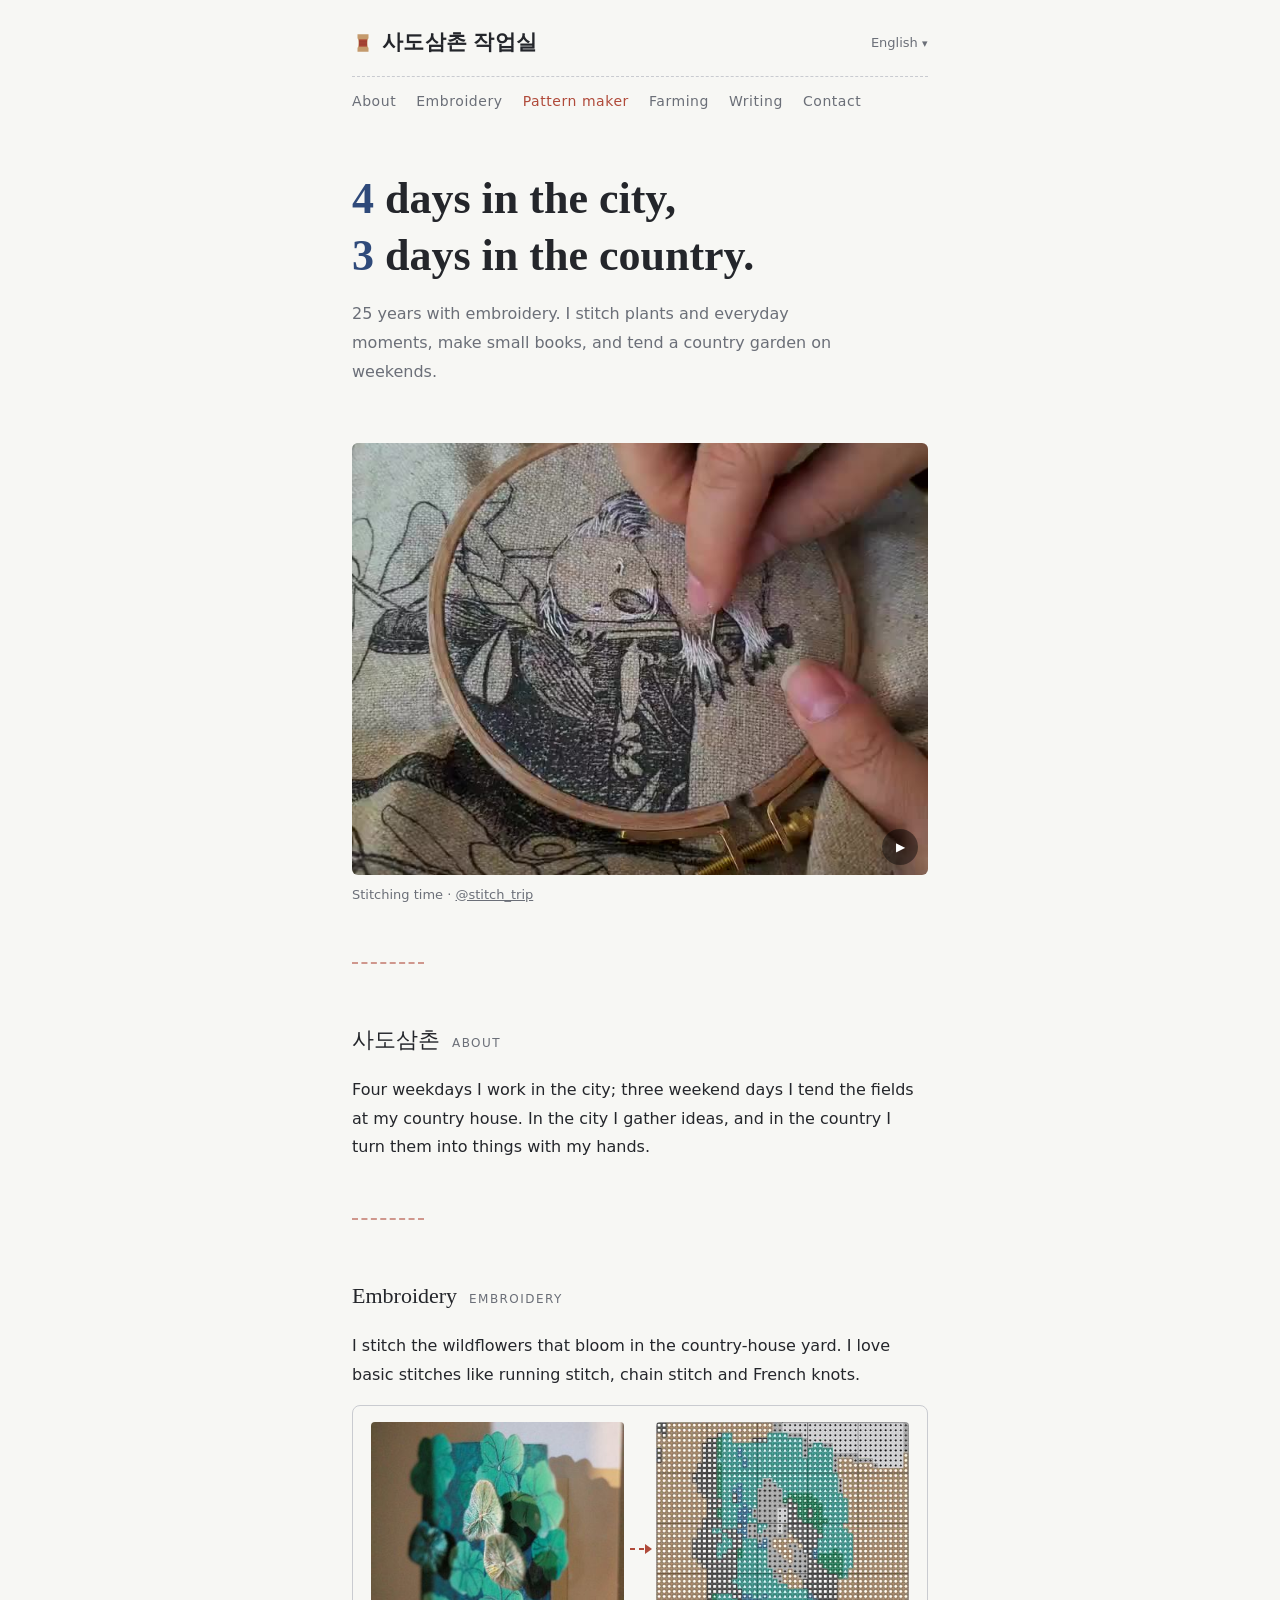
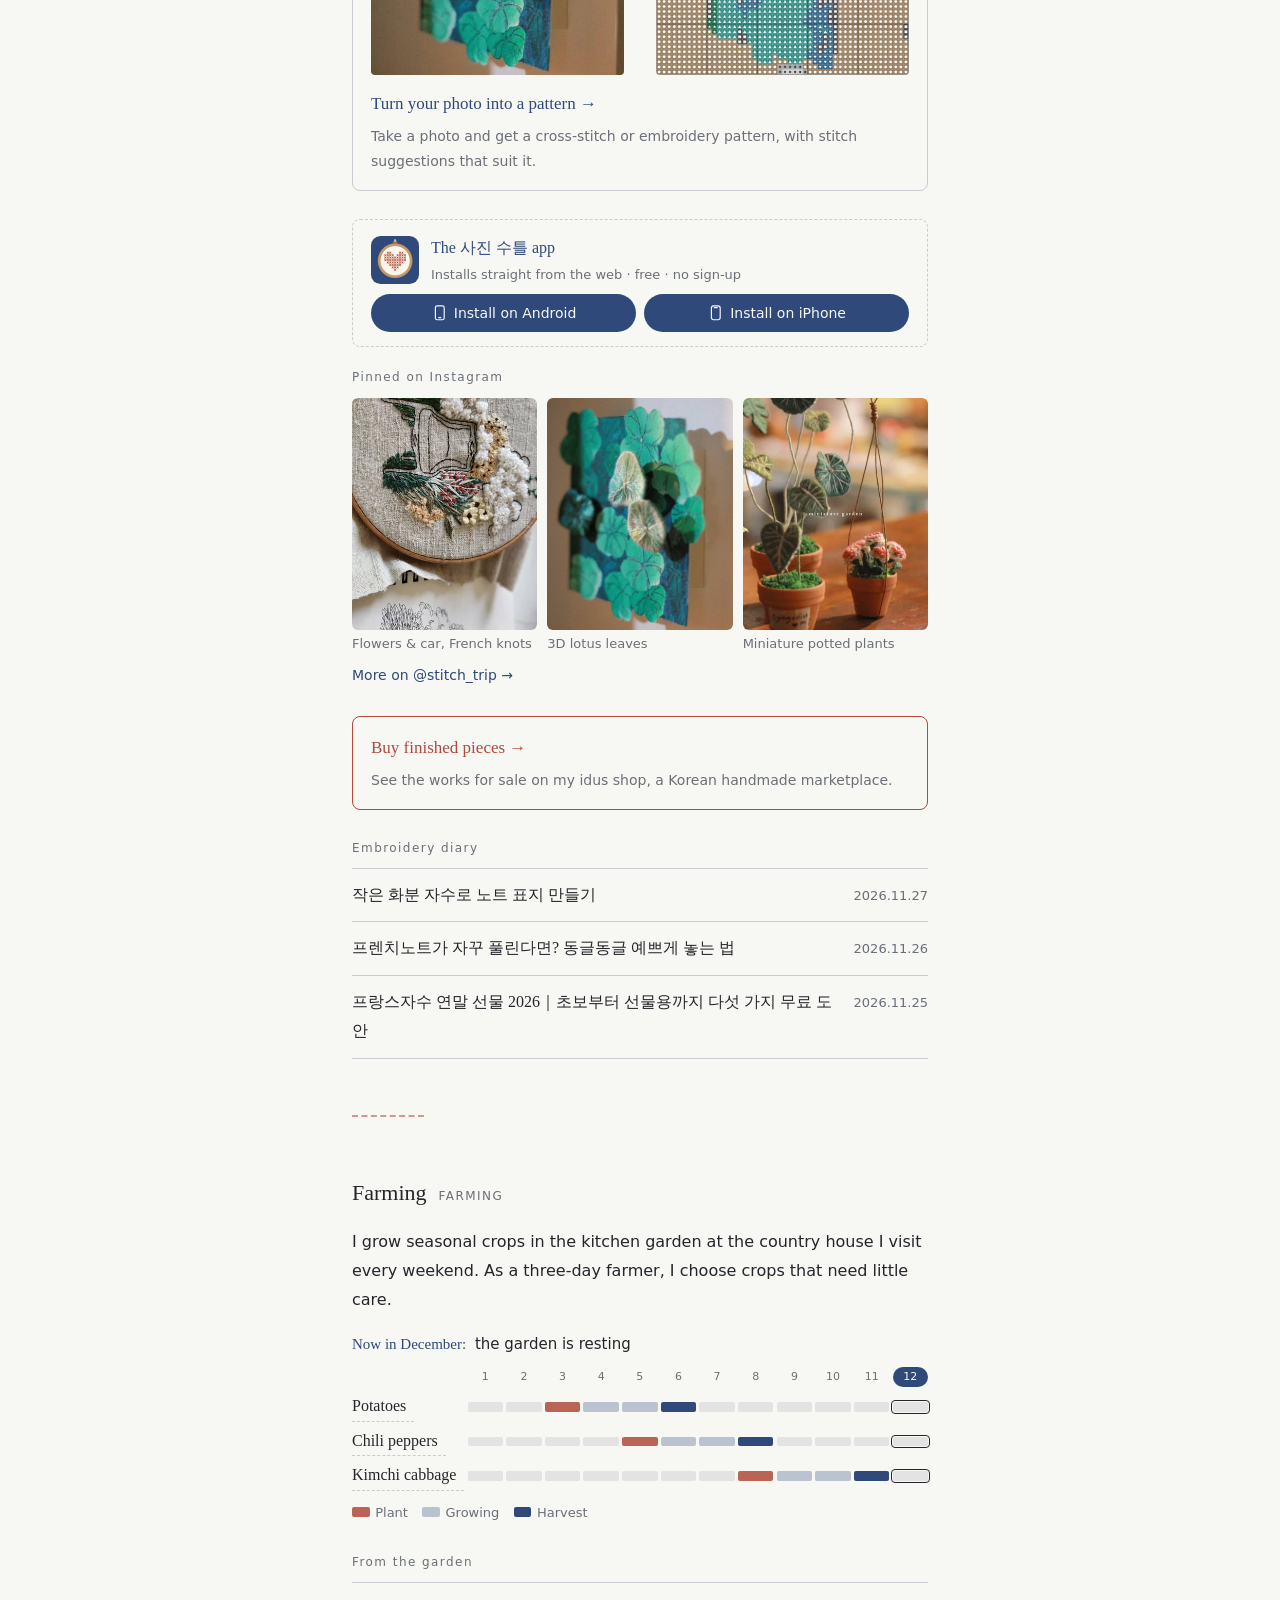
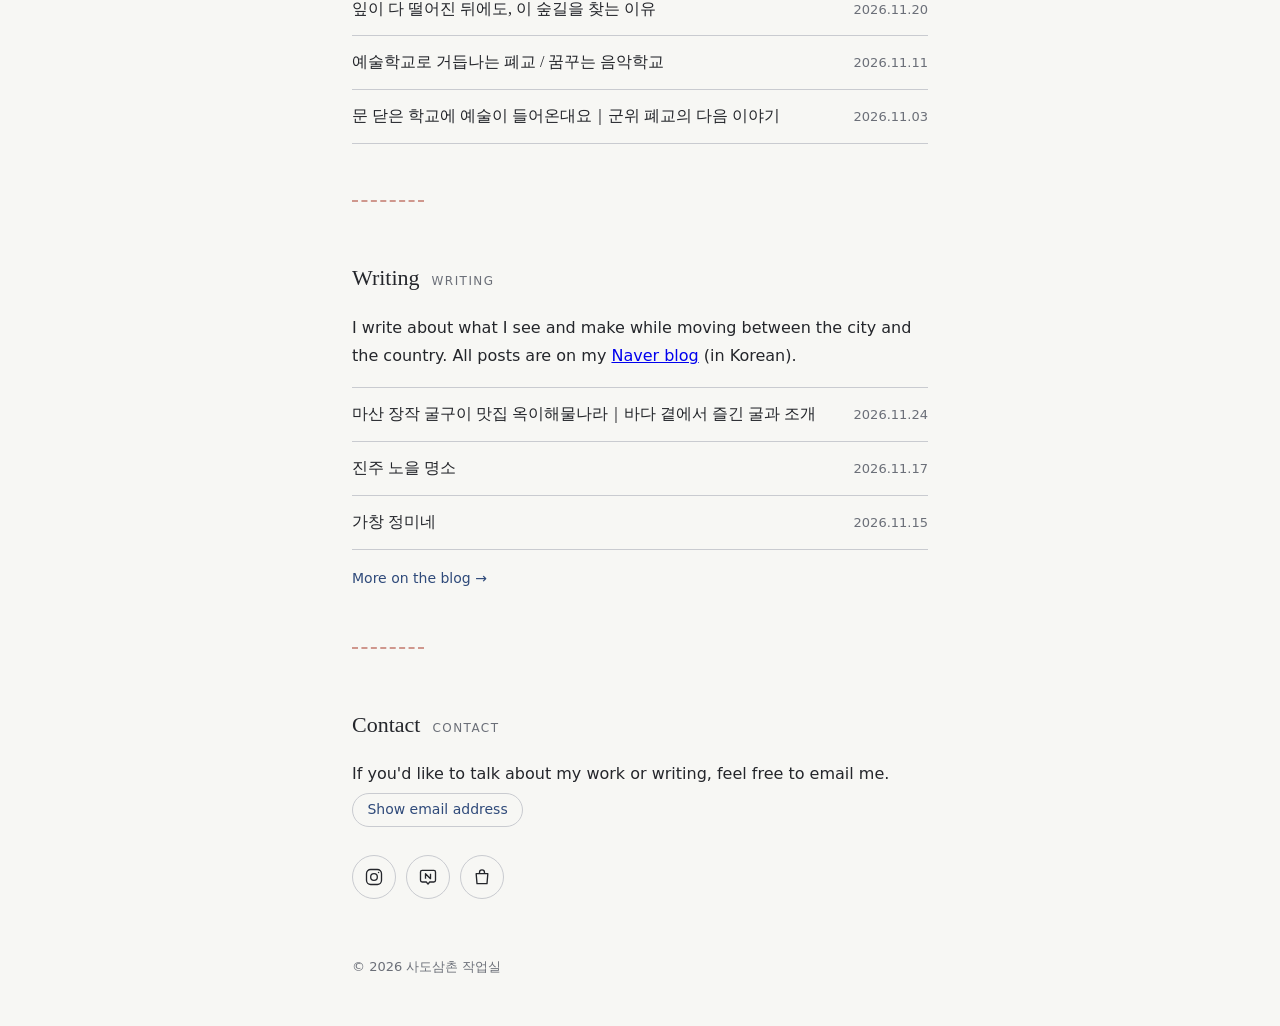
<file: index.html>
<!doctype html>
<html lang="ko">
<head>
<meta charset="utf-8">
<meta name="viewport" content="width=device-width, initial-scale=1, viewport-fit=cover">
<title>사도삼촌 작업실</title>
<meta name="description" content="사도삼촌 | 식물자수 · 작은책. 4일은 도시에서, 3일은 시골에서. 자수와 함께한 25년, 식물과 일상을 수놓고 작은 책을 만듭니다.">
<link rel="canonical" href="https://omilk339.github.io/">
<meta property="og:type" content="website">
<meta property="og:site_name" content="사도삼촌 작업실">
<meta property="og:title" content="사도삼촌 작업실 | 식물자수 · 작은책">
<meta property="og:description" content="4일은 도시에서, 3일은 시골에서. 자수와 함께한 25년, 식물과 일상을 수놓고 작은 책을 만듭니다.">
<meta property="og:url" content="https://omilk339.github.io/">
<meta property="og:image" content="https://omilk339.github.io/og.png?v=2">
<meta property="og:image:width" content="1200">
<meta property="og:image:height" content="630">
<meta property="og:image:alt" content="사도삼촌 작업실 — 4일은 도시에서, 3일은 시골에서. 수틀에 수를 놓는 손">
<meta name="twitter:card" content="summary_large_image">
<link rel="icon" href="/favicon.svg?v=2" type="image/svg+xml">
<link rel="icon" href="/favicon.png?v=2" type="image/png">
<link rel="apple-touch-icon" href="/apple-touch-icon.png?v=2">
<link rel="manifest" href="/manifest.webmanifest">
<meta name="theme-color" content="#2f4a7a">
<link rel="preconnect" href="https://fonts.googleapis.com">
<link rel="preconnect" href="https://fonts.gstatic.com" crossorigin>
<link rel="stylesheet" href="https://fonts.googleapis.com/css2?family=Gowun+Batang:wght@400;700&family=Gowun+Dodum&display=swap">
<style>
  /* Layout: 한 줄 기둥 하나. 섹션 사이는 홈질 땀(점선)으로 나눈다. */
  :root {
    --bg: #f7f7f4;
    --fg: #24262b;
    --muted: #6b6f78;
    --line: #c9cbd0;
    --indigo: #2f4a7a;   /* 쪽빛 */
    --thread: #b04a3a;   /* 붉은 실 */
    --serif: "Gowun Batang", "Nanum Myeongjo", "AppleMyungjo", serif;
    --sans: "Gowun Dodum", "Apple SD Gothic Neo", "Malgun Gothic", sans-serif;
  }
  @media (prefers-color-scheme: dark) {
    :root:not([data-theme="light"]) {
      --bg: #17191d; --fg: #e6e6e2; --muted: #9a9ea6; --line: #3a3e46;
      --indigo: #8fa8d6; --thread: #e08a78; color-scheme: dark;
    }
  }
  :root[data-theme="dark"] {
    --bg: #17191d; --fg: #e6e6e2; --muted: #9a9ea6; --line: #3a3e46;
    --indigo: #8fa8d6; --thread: #e08a78; color-scheme: dark;
  }

  body {
    background: var(--bg);
    color: var(--fg);
    font-family: var(--sans);
    font-size: 16px;
    line-height: 1.8;
    word-break: keep-all;
  }
  .wrap {
    max-width: 38rem;
    margin: 0 auto;
    padding-block: 1.5rem 3rem;
    padding-left: max(16px, env(safe-area-inset-left, 0px));
    padding-right: max(16px, env(safe-area-inset-right, 0px));
    display: grid;
    gap: 3.5rem;
  }

  /* 맨 위: 사이트 이름 + 언어, 그 아래 메뉴 */
  nav { display: grid; gap: 0.75rem; font-size: 0.875rem; letter-spacing: 0.04em; }
  nav .bar {
    display: flex; align-items: center; justify-content: space-between; gap: 1rem;
    padding-bottom: 0.875rem;
    border-bottom: 1.5px dashed var(--line);   /* 홈질 땀 같은 점선 */
  }
  nav .brand {
    display: inline-flex; align-items: center; gap: 0.5rem;
    font-family: var(--serif); font-size: 1.3125rem; font-weight: 700;
    letter-spacing: 0.02em; color: var(--fg);
  }
  nav .brand svg { width: 1.375rem; height: 1.375rem; flex: none; }
  nav .brand:hover { color: var(--fg); }
  nav .menu { display: flex; flex-wrap: wrap; gap: 0.25rem 1.25rem; }
  nav a { color: var(--muted); text-decoration: none; }
  nav a:hover { color: var(--indigo); }
  nav a.hl { color: var(--thread); }
  a:focus-visible { outline: 2px solid var(--indigo); outline-offset: 3px; border-radius: 2px; }

  header { display: grid; gap: 1rem; }
  /* 첫 화면 큰 작품 사진 */
  .hero { margin: 0; display: grid; gap: 0.5rem; }
  .hero .media { position: relative; }
  .hero .media a { display: block; }
  .hero img, .hero video {
    display: block; width: 100%; height: auto; aspect-ratio: 1; object-fit: cover;
    border-radius: 0.375rem; background: var(--line);
  }
  .hero figcaption { font-size: 0.8125rem; color: var(--muted); }
  .hero figcaption a { color: inherit; }
  @media (min-width: 640px) { .hero img, .hero video { aspect-ratio: 4 / 3; } }
  /* 영상 멈춤·재생 단추 */
  .vid-btn {
    position: absolute; right: 0.625rem; bottom: 0.625rem; width: 2.25rem; height: 2.25rem;
    display: grid; place-items: center; border: 0; border-radius: 50%; cursor: pointer;
    background: rgb(0 0 0 / 0.45); color: #fff; font-size: 0.75rem; line-height: 1;
  }
  .vid-btn:hover { background: rgb(0 0 0 / 0.65); }
  .vid-btn:focus-visible { outline: 2px solid #fff; outline-offset: 2px; }
  .vid-btn::before { content: "❚❚"; letter-spacing: -0.1em; }
  .vid-btn[data-state="play"]::before { content: "▶"; letter-spacing: 0; margin-left: 0.1em; }
  h1 {
    font-family: var(--serif);
    font-weight: 700;
    font-size: clamp(2rem, 6vw, 2.75rem);
    line-height: 1.3;
    margin: 0;
    text-wrap: balance;
  }
  h1 .num { color: var(--indigo); }
  .lede { margin: 0; color: var(--muted); max-width: 32rem; }

  /* 홈질 땀: 섹션 구분선 */
  .stitch {
    height: 0;
    border: 0;
    border-top: 2px dashed var(--thread);
    opacity: 0.55;
    margin: 0;
    width: 4.5rem;
  }

  section { display: grid; gap: 1rem; scroll-margin-top: 2rem; }
  h2 {
    font-family: var(--serif);
    font-weight: 400;
    font-size: 1.375rem;
    margin: 0;
    display: flex;
    align-items: baseline;
    gap: 0.75rem;
  }
  h2 small {
    font-family: var(--sans);
    font-size: 0.75rem;
    letter-spacing: 0.12em;
    color: var(--muted);
    text-transform: uppercase;
  }
  p { margin: 0; }


  ul.list { list-style: none; margin: 0; padding: 0; display: grid; }
  ul.list li {
    display: grid;
    grid-template-columns: 1fr auto;
    gap: 1rem;
    align-items: baseline;
    padding-block: 0.75rem;
    border-bottom: 1px solid var(--line);
  }
  ul.list li:first-child { border-top: 1px solid var(--line); }
  ul.list a { color: var(--fg); text-decoration: none; font-family: var(--serif); min-width: 0; }
  ul.list a:hover { color: var(--indigo); }
  ul.list time, ul.list span.meta {
    font-size: 0.8125rem;
    color: var(--muted);
    font-variant-numeric: tabular-nums;
    white-space: nowrap;
  }

  .contact { display: grid; gap: 0.25rem; }
  .mail button {
    font: inherit; font-size: 0.875rem; color: var(--indigo); cursor: pointer;
    background: none; border: 1px solid var(--line); border-radius: 999px; padding: 0.2rem 0.9rem;
  }
  .mail button:hover { border-color: var(--indigo); }
  .mail #mailBox { display: inline-flex; flex-wrap: wrap; align-items: center; gap: 0.6rem; }
  .mail a { font-size: 1rem; color: var(--indigo); }

  .social { display: flex; flex-wrap: wrap; gap: 0.625rem; margin-top: 0.75rem; }
  .social a {
    display: grid;
    place-items: center;
    width: 2.75rem;
    height: 2.75rem;
    border: 1px solid var(--line);
    border-radius: 50%;
    color: var(--fg);
    transition: color .15s, border-color .15s;
  }
  .social a:hover { color: var(--indigo); border-color: var(--indigo); }
  .social svg { width: 1.25rem; height: 1.25rem; }
  @media (prefers-reduced-motion: reduce) { .social a { transition: none; } }

  /* 완성 작품 구매 (아이디어스) */
  a.buy {
    display: grid; gap: 0.25rem;
    padding: 1rem 1.125rem;
    border: 1px solid var(--thread);
    border-radius: 0.5rem;
    color: var(--fg); text-decoration: none;
  }
  a.buy b { font-family: var(--serif); font-weight: 400; color: var(--thread); font-size: 1.0625rem; }
  a.buy span { font-size: 0.875rem; color: var(--muted); }
  a.buy:hover b { text-decoration: underline; text-underline-offset: 3px; }

  /* 도안 만들기 바로가기 */
  a.maker {
    display: grid;
    gap: 0.25rem;
    padding: 1rem 1.125rem;
    border: 1px solid var(--line);
    border-radius: 0.5rem;
    color: var(--fg);
    text-decoration: none;
  }
  a.maker b { font-family: var(--serif); font-weight: 400; color: var(--indigo); font-size: 1.0625rem; }
  a.maker span { font-size: 0.875rem; color: var(--muted); }
  /* 사진 → 도안 예시 */
  a.maker .ex {
    display: grid; grid-template-columns: 1fr 2rem 1fr; align-items: center;
    margin-bottom: 0.625rem;
  }
  a.maker .ex img { width: 100%; height: auto; aspect-ratio: 1; display: block; border-radius: 0.25rem; background: var(--line); }
  a.maker .ex i {   /* 홈질 점선 화살표 */
    height: 2px; margin-inline: 0.35rem; position: relative;
    background: repeating-linear-gradient(90deg, var(--thread) 0 5px, transparent 5px 9px);
  }
  a.maker .ex i::after {
    content: ""; position: absolute; right: -2px; top: -4px;
    border-left: 7px solid var(--thread); border-block: 5px solid transparent;
  }
  a.maker:hover { border-color: var(--indigo); }

  /* 사진 수틀 앱 설치 단추 */
  .getapp {
    display: grid; grid-template-columns: 48px 1fr; gap: 0.5rem 0.75rem; align-items: center;
    margin-top: 0.75rem; padding: 0.875rem 1.125rem;
    border: 1px dashed var(--line); border-radius: 0.5rem;
  }
  .getapp > img { border-radius: 0.6rem; }
  .getapp-txt { display: grid; }
  .getapp-txt b { font-family: var(--serif); font-weight: 400; color: var(--indigo); }
  .getapp-txt span { font-size: 0.8125rem; color: var(--muted); }
  .getapp-btns { grid-column: 1 / -1; display: grid; grid-template-columns: 1fr 1fr; gap: 0.5rem; }
  a.app-btn {
    display: flex; align-items: center; justify-content: center; gap: 0.35rem;
    padding: 0.6rem 0.6rem; border-radius: 999px; text-decoration: none; font-size: 0.875rem; text-align: center; line-height: 1.3;
    background: var(--indigo); color: var(--bg);
  }
  a.app-btn svg { width: 1.1rem; height: 1.1rem; flex: none; }
  a.app-btn:hover { opacity: 0.9; }

  footer { font-size: 0.8125rem; color: var(--muted); }

  /* 텃밭 달력 */
  .garden { display: grid; gap: 0.6rem; }
  .now-line { font-size: 0.9375rem; }
  .now-line b { color: var(--indigo); font-weight: 400; font-family: var(--serif); margin-right: 0.25rem; }
  .cal {
    display: grid; grid-template-columns: minmax(4.5rem, max-content) repeat(12, 1fr);
    gap: 0.3rem 0.2rem; align-items: center;
  }
  .cal .m { font-size: 0.6875rem; color: var(--muted); text-align: center; font-variant-numeric: tabular-nums; }
  .cal .m.now { color: var(--bg); background: var(--indigo); border-radius: 999px; }
  .cal .crop {
    font-family: var(--serif); color: var(--fg); text-decoration: none; padding-right: 0.5rem;
    border-bottom: 1px dashed var(--line); justify-self: start;
  }
  .cal .crop:hover { color: var(--indigo); border-color: var(--indigo); }
  .cell { display: block; height: 0.6rem; border-radius: 2px; background: color-mix(in srgb, var(--line) 45%, transparent); }
  .cell.plant { background: var(--thread); opacity: 0.85; }
  .cell.grow { background: color-mix(in srgb, var(--indigo) 30%, transparent); }
  .cell.harvest { background: var(--indigo); }
  .cal .cell.now { outline: 1.5px solid var(--fg); outline-offset: 1px; }
  .legend-row { display: flex; flex-wrap: wrap; gap: 0.3rem 0.9rem; align-items: center; font-size: 0.8125rem; color: var(--muted); }
  .legend-row span { display: inline-flex; align-items: center; gap: 0.35rem; }
  .legend-row .cell { width: 1.1rem; }
  .legend-row small { flex-basis: 100%; font-size: 0.75rem; }

  /* 블로그 글 */
  ul.list span.item { font-family: var(--serif); min-width: 0; }
  .posts { display: grid; gap: 0.5rem; margin-top: 0.75rem; }
  .posts h3 {
    margin: 0; font-family: var(--sans); font-weight: 400; font-size: 0.75rem;
    letter-spacing: 0.12em; color: var(--muted);
  }
  a.more { font-size: 0.875rem; color: var(--indigo); text-decoration: none; justify-self: start; }
  a.more:hover { text-decoration: underline; }

  /* 인스타그램 고정 작품 */
  .gallery { display: grid; gap: 0.6rem; margin-block: 0.25rem 0.75rem; }
  .gallery h3 {
    margin: 0; font-family: var(--sans); font-weight: 400; font-size: 0.75rem;
    letter-spacing: 0.12em; color: var(--muted);
  }
  .shots { display: grid; grid-template-columns: repeat(3, 1fr); gap: 0.625rem; }
  .shots a { display: grid; gap: 0.35rem; color: var(--fg); text-decoration: none; min-width: 0; }
  .shots img {
    width: 100%; aspect-ratio: 4 / 5; height: auto; object-fit: cover; display: block;
    border-radius: 0.375rem; background: var(--line); transition: opacity .15s;
  }
  .shots a:hover img { opacity: 0.85; }
  .shots span { font-size: 0.8125rem; line-height: 1.4; color: var(--muted); }
  @media (prefers-reduced-motion: reduce) { .shots img { transition: none; } }

  /* 언어 */
  nav .lang select {
    font: inherit; font-size: 0.8125rem; color: var(--muted); cursor: pointer;
    background: none; border: 0; padding: 0; appearance: none; -webkit-appearance: none;
    field-sizing: content;   /* 가장 긴 언어 이름만큼 비워 두지 않고 글자에 맞추기 */
  }
  nav .lang::after { content: " ▾"; font-size: 0.6875rem; color: var(--muted); }
  nav .lang:hover select, nav .lang:hover::after { color: var(--indigo); }
  .sr { position: absolute; width: 1px; height: 1px; overflow: hidden; clip: rect(0 0 0 0); white-space: nowrap; }
  html:not([lang="ko"]) {
    --serif: Georgia, "Noto Serif", "Times New Roman", "Hiragino Mincho ProN", "Yu Mincho", "Songti SC", serif;
    --sans: system-ui, -apple-system, "Segoe UI", Roboto, "Noto Sans", "Hiragino Sans", "Yu Gothic", "PingFang SC", "Microsoft YaHei", sans-serif;
  }
  html:not([lang="ko"]) body { word-break: normal; overflow-wrap: anywhere; }
</style>
<style>[hidden]{display:none!important}*,*::before,*::after{box-sizing:border-box}body{margin:0}img{max-width:100%}</style>
</head>
<body>

<div class="wrap">
  <nav aria-label="바로가기">
    <div class="bar">
      <a class="brand" href="/"><svg viewBox="0 0 24 24" aria-hidden="true"><path d="M6 2.5h12v4.2c-1.6 1.2-1.6 9.4 0 10.6v4.2H6v-4.2c1.6-1.2 1.6-9.4 0-10.6z" fill="#c49a6c"/><rect x="7.6" y="8" width="8.8" height="8" fill="#b04a3a"/><path d="M7.6 10h8.8M7.6 12h8.8M7.6 14h8.8" stroke="#8a3529" stroke-width=".7"/></svg>사도삼촌 작업실</a>
      <label class="lang"><span class="sr" data-t="langLbl">언어</span><select id="langSelect"></select></label>
    </div>
    <div class="menu">
      <a href="#about" data-t="nav_about">소개</a>
      <a href="#embroider" data-t="nav_emb">자수</a>
      <a class="hl" href="/embroidery/pattern.html" data-t="nav_maker">사진 수틀</a>
      <a href="#farm" data-t="nav_farm">농사</a>
      <a href="#write" data-t="nav_write">글</a>
      <a href="#contact" data-t="nav_contact">연락</a>
    </div>
  </nav>

  <header>
    <h1 data-t-html="h1"><span class="num">4</span>일은 도시에서,<br><span class="num">3</span>일은 시골에서.</h1>
    <p class="lede" data-t="lede">자수와 함께한 25년. 식물과 일상을 수놓고, 작은 책을 만들고, 주말엔 시골 텃밭을 돌봅니다.</p>
  </header>

  <figure class="hero">
    <div class="media">
      <a href="https://www.instagram.com/stitch_trip/p/B8sQuoHHDuz/" target="_blank" rel="noopener">
        <video src="/img/hero.mp4" poster="/img/hero-video.jpg" width="720" height="720" muted loop playsinline preload="none" aria-hidden="true"></video>
        <span class="sr" data-t="heroVid">수놓는 시간</span>
      </a>
      <button class="vid-btn" type="button" hidden></button>
    </div>
    <figcaption><span data-t="heroVid">수놓는 시간</span> · <a href="https://www.instagram.com/stitch_trip/" target="_blank" rel="noopener">@stitch_trip</a></figcaption>
  </figure>

  <hr class="stitch">

  <section id="about">
    <h2>사도삼촌 <small>About</small></h2>
    <p data-t="aboutP">평일 나흘은 도시에서 일하고, 주말 사흘은 시골집에서 밭을 돌봅니다. 도시에서는 생각을 모으고, 시골에서는 그 생각을 손으로 옮깁니다.</p>
  </section>

  <hr class="stitch">

  <section id="embroider">
    <h2><span data-t="h_emb">자수</span> <small>Embroidery</small></h2>
    <p data-t="embP">시골집 마당에 피는 풀꽃을 실로 옮깁니다. 홈질과 사슬수, 프렌치노트처럼 기본 땀을 즐겨 씁니다.</p>
    <a class="maker" href="/embroidery/pattern.html">
      <div class="ex" aria-hidden="true">
        <img src="/img/maker-photo.jpg" width="360" height="360" loading="lazy" alt="">
        <i></i>
        <img src="/img/maker-chart.jpg" width="360" height="360" loading="lazy" alt="">
      </div>
      <b data-t="makerT">사진 수틀로 내 사진을 도안으로 →</b>
      <span data-t="makerD">사진을 찍으면 십자수·프랑스 자수 도안으로 바꾸고, 어울리는 기법을 추천해 드려요.</span>
    </a>
    <!-- 사진 수틀 앱 설치 단추: 누르면 도안 페이지에서 휴대폰에 맞는 설치 순서를 보여줘요 -->
    <div class="getapp">
      <img src="/embroidery/app-icon-192.png" width="48" height="48" alt="">
      <div class="getapp-txt">
        <b data-t="appT">사진 수틀 앱</b>
        <span data-t="appD">앱스토어 없이 바로 설치 · 무료 · 가입 없음</span>
      </div>
      <div class="getapp-btns">
        <a class="app-btn" href="/embroidery/pattern.html?install=android"><svg viewBox="0 0 24 24" aria-hidden="true"><rect x="6" y="2.5" width="12" height="19" rx="2.5" fill="none" stroke="currentColor" stroke-width="1.6"/><path d="M10.5 18.5h3" stroke="currentColor" stroke-width="1.6" stroke-linecap="round"/></svg><span data-t="appAndroid">안드로이드 설치</span></a>
        <a class="app-btn" href="/embroidery/pattern.html?install=ios"><svg viewBox="0 0 24 24" aria-hidden="true"><rect x="6" y="2.5" width="12" height="19" rx="3" fill="none" stroke="currentColor" stroke-width="1.6"/><path d="M10 5h4" stroke="currentColor" stroke-width="1.6" stroke-linecap="round"/></svg><span data-t="appIos">아이폰 설치</span></a>
      </div>
    </div>
    <div class="gallery">
      <h3 data-t="instaTitle">인스타그램 고정 작품</h3>
      <div class="shots">
        <a href="https://www.instagram.com/stitch_trip/reel/DAFIhn7ydkZ/" target="_blank" rel="noopener">
          <img src="/img/insta-1.jpg" width="360" height="640" loading="lazy" alt="" data-t-alt="insta1">
          <span data-t="insta1"></span>
        </a>
        <a href="https://www.instagram.com/stitch_trip/p/DKn3B2qT03E/" target="_blank" rel="noopener">
          <img src="/img/hero.jpg" width="1080" height="1080" loading="lazy" alt="" data-t-alt="insta2">
          <span data-t="insta2"></span>
        </a>
        <a href="https://www.instagram.com/stitch_trip/reel/DOws9hBk-QL/" target="_blank" rel="noopener">
          <img src="/img/insta-3.jpg" width="360" height="640" loading="lazy" alt="" data-t-alt="insta3">
          <span data-t="insta3"></span>
        </a>
      </div>
      <a class="more" href="https://www.instagram.com/stitch_trip/" target="_blank" rel="noopener" data-t="instaMore">@stitch_trip에서 더 보기 →</a>
    </div>
    <a class="buy" href="https://idus.kr/6qwqi" target="_blank" rel="noopener">
      <b data-t="buyT">완성 작품 구매하기 →</b>
      <span data-t="buyD">아이디어스 작가 홈에서 지금 판매 중인 작품을 볼 수 있어요.</span>
    </a>
    <div class="posts" id="embPosts" hidden>
      <h3 data-t="embPosts">자수 일기</h3>
      <ul class="list"></ul>
    </div>
  </section>

  <hr class="stitch">

  <section id="farm">
    <h2><span data-t="h_farm">농사</span> <small>Farming</small></h2>
    <p data-t="farmP">주말마다 내려가는 시골집 텃밭에서 제철 작물을 기릅니다. 사흘만 머무는 농부라서 손이 덜 가는 작물을 골라 심습니다.</p>
    <div class="garden" id="garden"></div>
    <div class="posts" id="farmPosts" hidden>
      <h3 data-t="farmPosts">텃밭 일기</h3>
      <ul class="list"></ul>
    </div>
  </section>

  <hr class="stitch">

  <section id="write">
    <h2><span data-t="h_write">글쓰기</span> <small>Writing</small></h2>
    <p id="writeP">도시와 시골을 오가며 보고 만든 것들에 대해 씁니다. 모든 글은 <a class="inline" href="https://blog.naver.com/simplehi-" target="_blank" rel="noopener">네이버 블로그</a>에서 읽을 수 있습니다.</p>
    <ul class="list" id="postList">
      <li><a href="https://blog.naver.com/simplehi-" target="_blank" rel="noopener" data-t="post1">금요일 저녁, 시골로 가는 길</a><time datetime="2026-10-10">2026.10.10</time></li>
      <li><a href="https://blog.naver.com/simplehi-" target="_blank" rel="noopener" data-t="post2">한 땀씩 느려지는 연습</a><time datetime="2026-09-26">2026.09.26</time></li>
      <li><a href="https://blog.naver.com/simplehi-" target="_blank" rel="noopener" data-t="post3">처음 캔 감자 한 바구니</a><time datetime="2026-09-12">2026.09.12</time></li>
      <li><a href="https://blog.naver.com/simplehi-" target="_blank" rel="noopener" data-t="post4">사흘의 시골, 나흘의 도시</a><time datetime="2026-08-29">2026.08.29</time></li>
    </ul>
    <a class="more" id="postMore" href="https://blog.naver.com/simplehi-" target="_blank" rel="noopener" hidden data-t="more">블로그에서 더 보기 →</a>
  </section>

  <hr class="stitch">

  <section id="contact">
    <h2><span data-t="h_contact">연락</span> <small>Contact</small></h2>
    <div class="contact">
      <p data-t="contactP">작업이나 글에 대해 이야기하고 싶다면 편하게 메일 주세요.</p>
      <div class="mail">
        <button type="button" id="mailReveal" data-t="mailShow">메일 주소 보기</button>
        <span id="mailBox" hidden>
          <a id="mailLink"></a>
          <button type="button" id="mailCopy" data-t="mailCopy">복사</button>
        </span>
      </div>
    </div>
    <div class="social">
      <a href="https://www.instagram.com/stitch_trip/" target="_blank" rel="noopener" aria-label="인스타그램 @stitch_trip" title="인스타그램 @stitch_trip"><svg viewBox="0 0 24 24" fill="none" stroke="currentColor" stroke-width="1.6" aria-hidden="true"><rect x="3" y="3" width="18" height="18" rx="5"/><circle cx="12" cy="12" r="4"/><circle cx="17.5" cy="6.5" r="0.9" fill="currentColor" stroke="none"/></svg></a>
      <a href="https://blog.naver.com/simplehi-" target="_blank" rel="noopener" aria-label="네이버 블로그 simplehi-" title="네이버 블로그 simplehi-"><svg viewBox="0 0 24 24" fill="none" stroke="currentColor" stroke-width="1.6" stroke-linejoin="round" aria-hidden="true"><path d="M5 4h14a2 2 0 0 1 2 2v10a2 2 0 0 1-2 2h-5l-2 2.5-2-2.5H5a2 2 0 0 1-2-2V6a2 2 0 0 1 2-2z"/><path d="M9 14V8l6 6V8"/></svg></a>
      <a href="https://idus.kr/6qwqi" target="_blank" rel="noopener" aria-label="아이디어스 작가 홈" title="아이디어스 작가 홈"><svg viewBox="0 0 24 24" fill="none" stroke="currentColor" stroke-width="1.6" stroke-linejoin="round" aria-hidden="true"><path d="M5 8h14l-1 12H6z"/><path d="M9 8V6.5a3 3 0 0 1 6 0V8"/></svg></a>
      <!-- 유튜브: 첫 영상을 올리면 hidden을 지워서 다시 보이게 -->
      <a hidden href="https://www.youtube.com/@riais_one" target="_blank" rel="noopener" aria-label="유튜브 @riais_one" title="유튜브 @riais_one"><svg viewBox="0 0 24 24" fill="none" stroke="currentColor" stroke-width="1.6" aria-hidden="true"><rect x="2.5" y="5" width="19" height="14" rx="4"/><path d="M10 9.2v5.6l4.8-2.8z" fill="currentColor" stroke="none"/></svg></a>
    </div>
  </section>

  <footer>© 2026 사도삼촌 작업실</footer>
</div>
<script src="/home-i18n.js?v=20261104b"></script>
<script src="/home-posts.js?v=20261028e"></script>
<script src="/home-garden.js?v=20261028e"></script>
<script src="/home-hero.js?v=20261029a"></script>
</body>
</html>
</file>
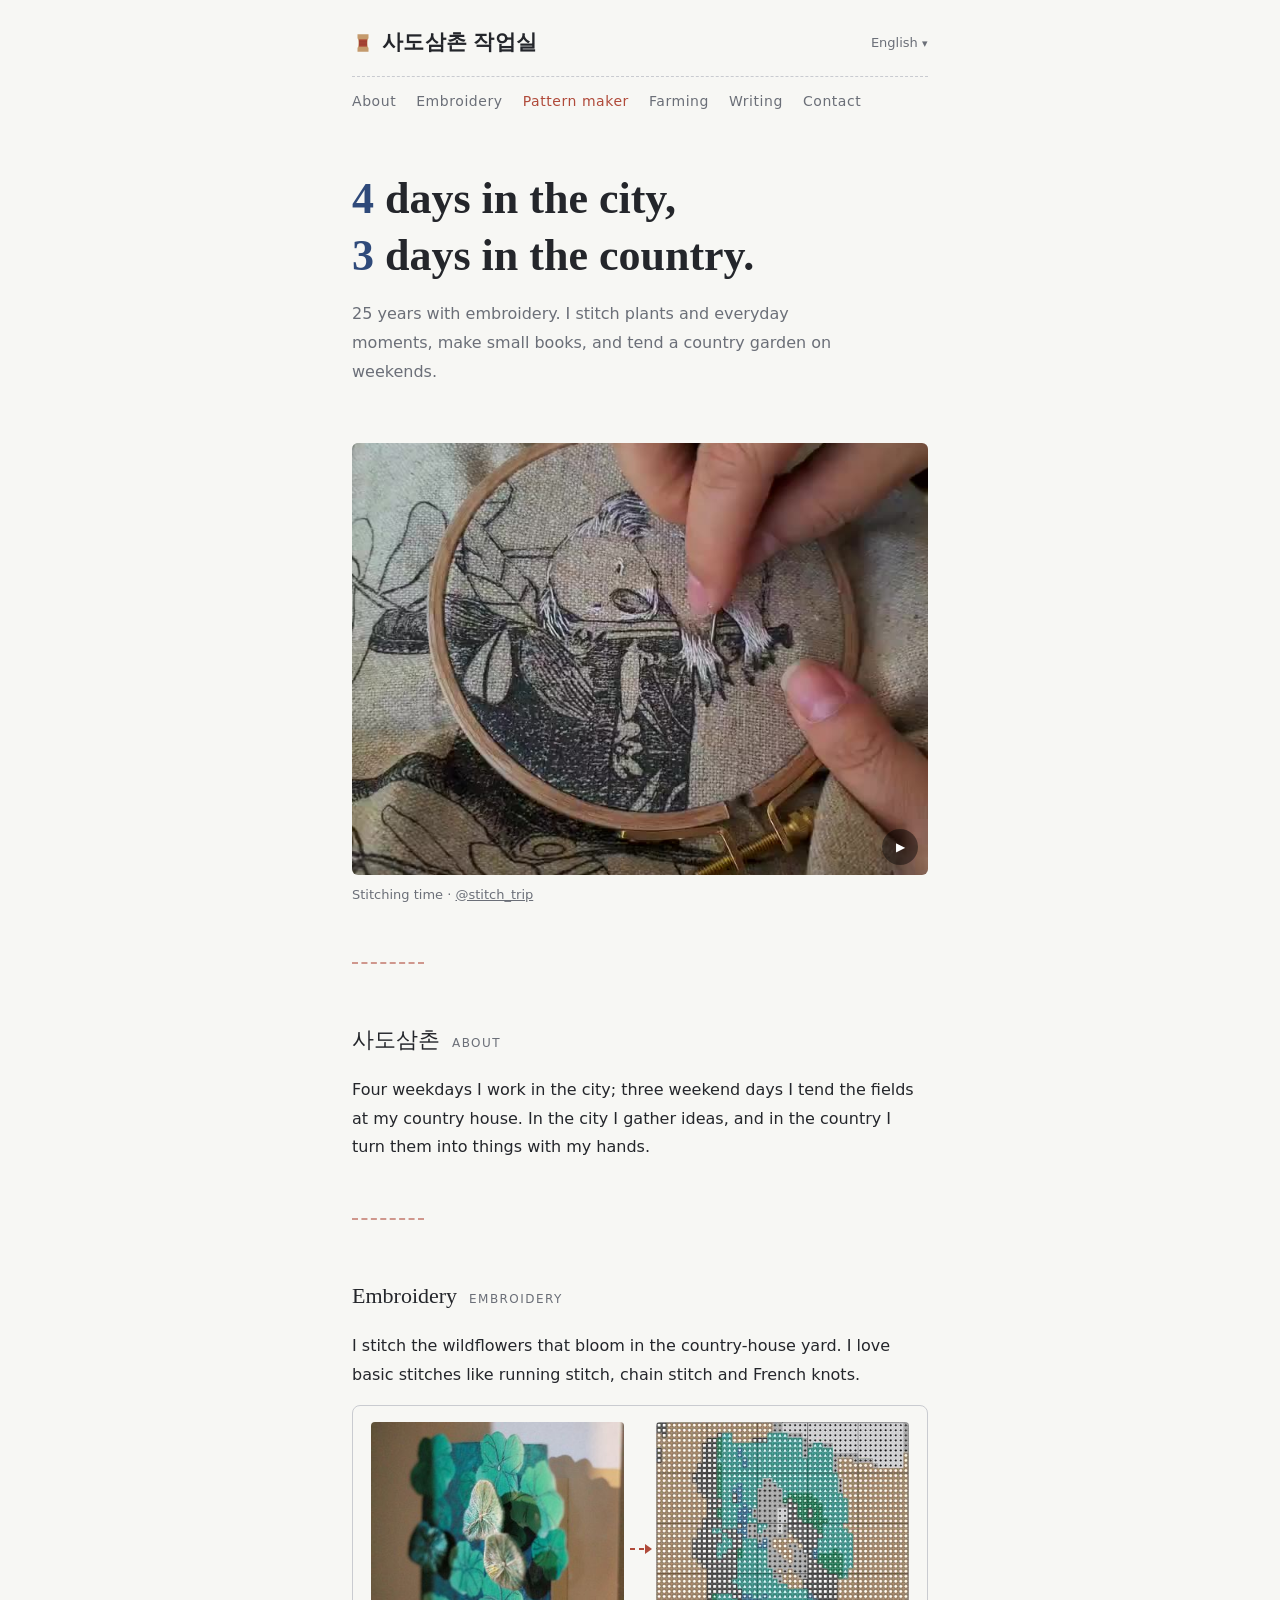
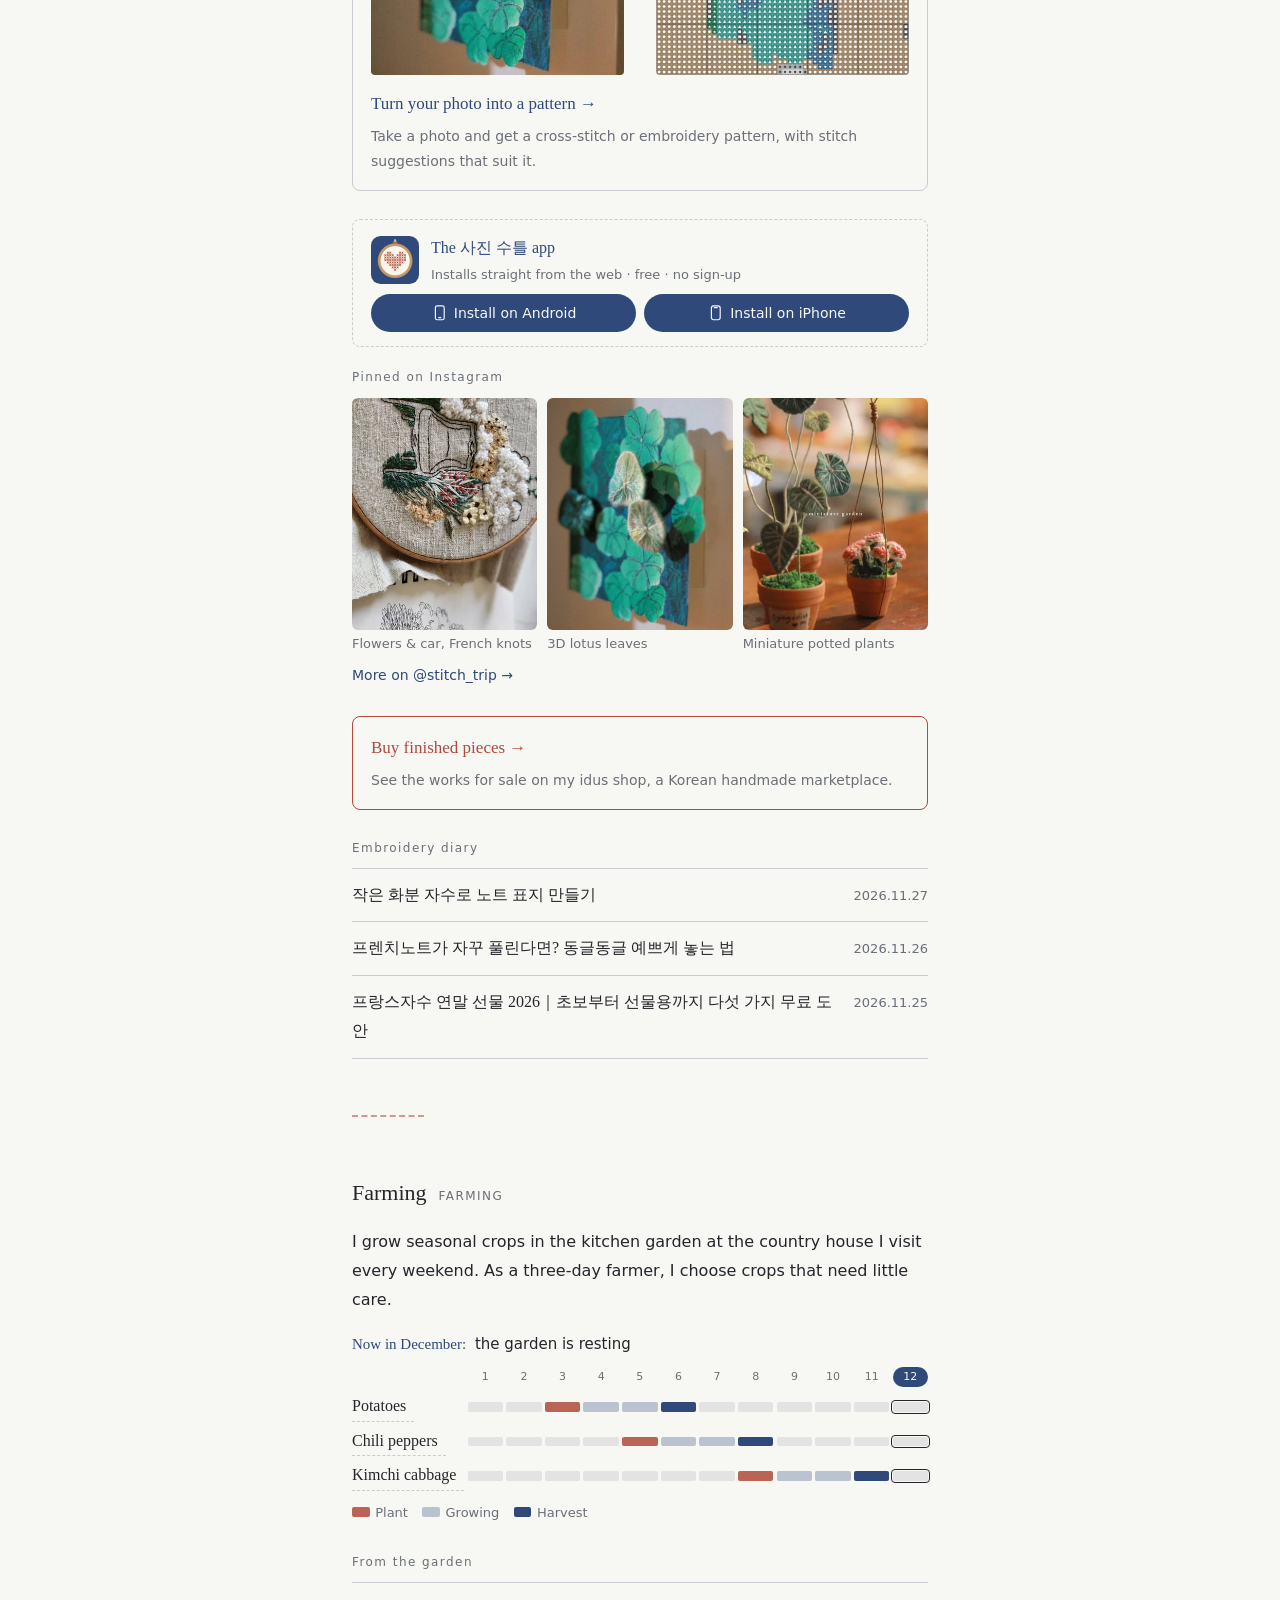
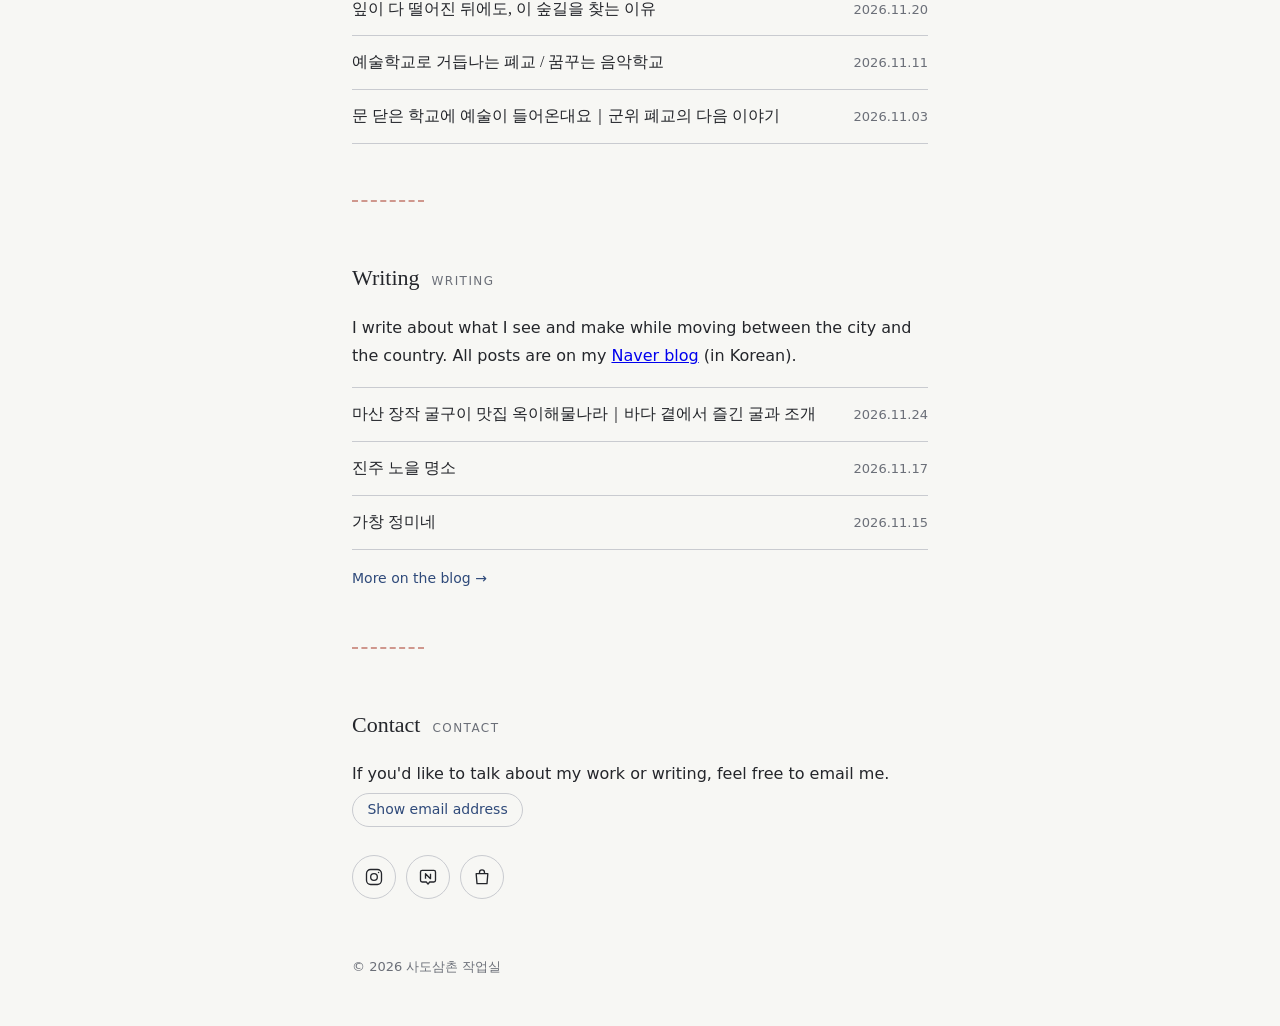
<file: embroidery/index.html>
<!doctype html>
<html lang="ko">
<head>
<meta charset="utf-8">
<title>사도삼촌 작업실</title>
<!-- 예전 '실과 흙' 페이지 자리: 첫 화면으로 보내요 -->
<meta name="robots" content="noindex">
<link rel="canonical" href="https://omilk339.github.io/">
<meta http-equiv="refresh" content="0; url=/">
<script>location.replace("/" + location.search + location.hash);</script>
</head>
<body>
<p><a href="/">사도삼촌 작업실로 이동</a></p>
</body>
</html>
</file>
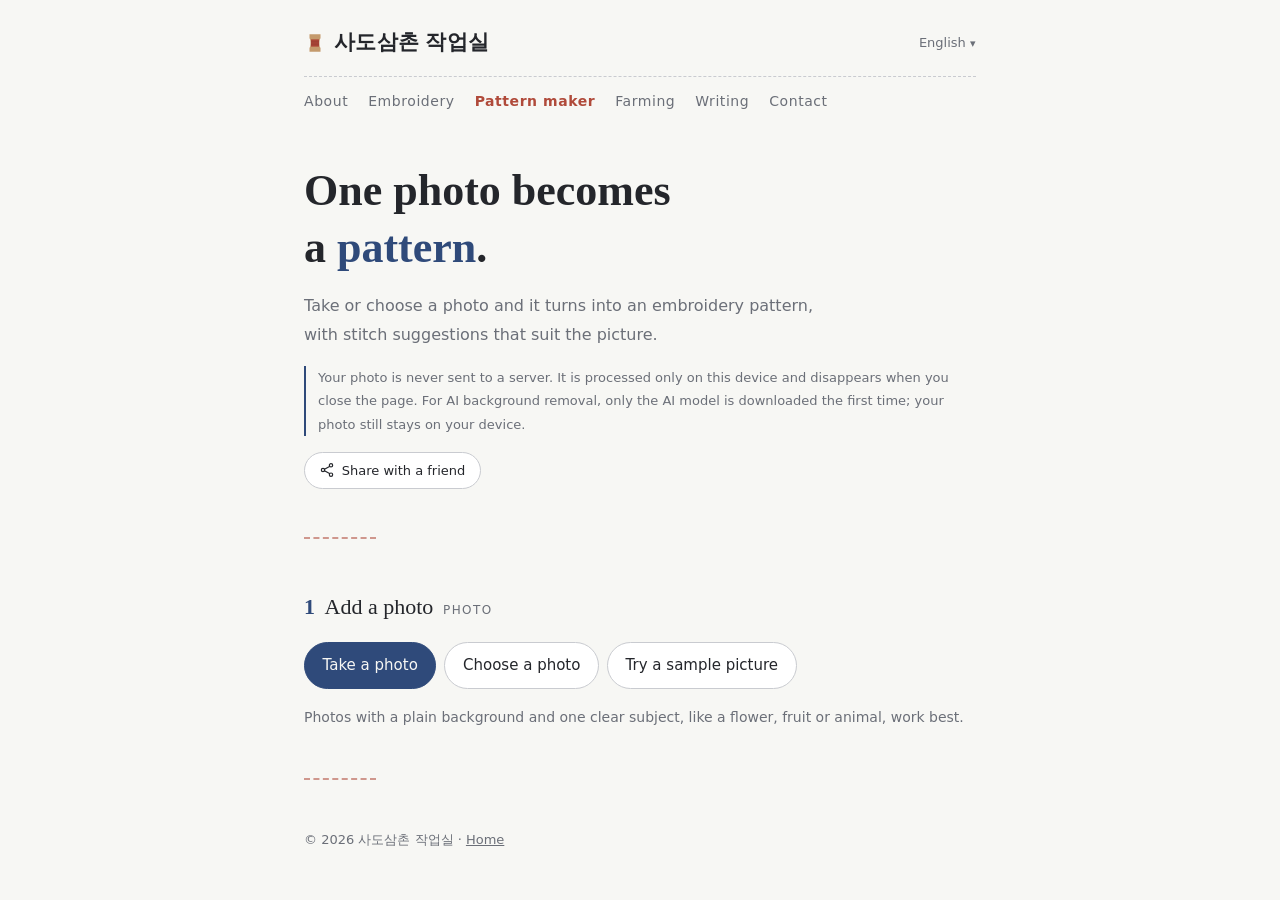
<file: embroidery/pattern.html>
<!doctype html>
<html lang="ko">
<head>
<meta charset="utf-8">
<meta name="viewport" content="width=device-width, initial-scale=1, viewport-fit=cover">
<title>사진 수틀 · 사도삼촌 작업실</title>
<meta name="description" content="사진을 찍으면 십자수 도안, 프랑스 자수 밑그림, 선 도안으로 바꾸고 어울리는 자수 기법을 추천해 드려요. 사진은 서버로 보내지 않아요.">
<link rel="canonical" href="https://omilk339.github.io/embroidery/pattern.html">
<meta property="og:type" content="website">
<meta property="og:site_name" content="사도삼촌 작업실">
<meta property="og:title" content="사진 수틀 — 사진 한 장이 자수 도안이 됩니다">
<meta property="og:description" content="십자수 · 프랑스 자수 · 선 도안으로 바꾸고 어울리는 기법까지 추천해 드려요. 가입 없이, 사진은 내 휴대폰 안에서만.">
<meta property="og:url" content="https://omilk339.github.io/embroidery/pattern.html">
<meta property="og:image" content="https://omilk339.github.io/embroidery/og-pattern.png">
<meta property="og:image:width" content="1200">
<meta property="og:image:height" content="630">
<meta property="og:image:alt" content="사진 한 장이 도안이 됩니다 — 수틀 속 튤립 십자수">
<meta name="twitter:card" content="summary_large_image">
<link rel="icon" href="/favicon.svg?v=2" type="image/svg+xml">
<link rel="icon" href="/favicon.png?v=2" type="image/png">
<link rel="apple-touch-icon" href="app-icon-180.png">
<meta name="theme-color" content="#2f4a7a">
<!-- 홈 화면에 설치하는 앱 「사진 수틀」 -->
<link rel="manifest" href="manifest.webmanifest">
<meta name="mobile-web-app-capable" content="yes">
<meta name="apple-mobile-web-app-capable" content="yes">
<meta name="apple-mobile-web-app-title" content="사진 수틀">
<meta name="apple-mobile-web-app-status-bar-style" content="default">
<link rel="preconnect" href="https://fonts.googleapis.com">
<link rel="preconnect" href="https://fonts.gstatic.com" crossorigin>
<link rel="stylesheet" href="https://fonts.googleapis.com/css2?family=Gowun+Batang:wght@400;700&family=Gowun+Dodum&display=swap">
<link rel="stylesheet" href="pattern.css?v=20261104c">
</head>
<body>

<div class="wrap">
  <nav aria-label="바로가기">
    <div class="bar">
      <a class="brand" href="/"><svg viewBox="0 0 24 24" aria-hidden="true"><path d="M6 2.5h12v4.2c-1.6 1.2-1.6 9.4 0 10.6v4.2H6v-4.2c1.6-1.2 1.6-9.4 0-10.6z" fill="#c49a6c"/><rect x="7.6" y="8" width="8.8" height="8" fill="#b04a3a"/><path d="M7.6 10h8.8M7.6 12h8.8M7.6 14h8.8" stroke="#8a3529" stroke-width=".7"/></svg>사도삼촌 작업실</a>
      <label class="lang"><span class="sr" data-i18n="langLbl">언어</span><select id="langSelect"></select></label>
    </div>
    <div class="menu">
      <a href="/#about" data-i18n="nav_about">소개</a>
      <a href="/#embroider" data-i18n="nav_emb">자수</a>
      <a href="pattern.html" class="hl here" aria-current="page" data-i18n="nav_maker">사진 수틀</a>
      <a href="/#farm" data-i18n="nav_farm">농사</a>
      <a href="/#write" data-i18n="nav_write">글</a>
      <a href="/#contact" data-i18n="nav_contact">연락</a>
    </div>
  </nav>

  <header>
    <h1 data-i18n-html="h1">사진 한 장이<br><span class="num">도안</span>이 됩니다.</h1>
    <p class="lede" data-i18n="lede">사진을 찍거나 고르면 자수 도안으로 바꾸고, 그림에 어울리는 기법을 추천해 드려요.</p>
    <p class="privacy" data-i18n="privacy">사진은 서버로 보내지지 않아요. 지금 쓰는 기기 안에서만 처리되고, 창을 닫으면 사라집니다. 선 도안의 AI 배경 지우기도 처음에 AI 모델만 내려받고, 사진은 기기 안에서 처리해요.</p>
    <!-- 앱으로 설치: 설치할 수 있는 휴대폰·브라우저에서만 보여요 -->
    <div class="install" id="installBox" hidden>
      <button class="btn main" id="installBtn" type="button" data-i18n="installBtn" hidden>사진 수틀 앱으로 설치하기</button>
      <p class="tip" id="installTip" hidden></p>
      <!-- 홈페이지의 '안드로이드/아이폰에 설치' 단추로 왔을 때: 휴대폰에 맞춘 설치 순서 -->
      <div class="guide" id="installGuide" hidden></div>
    </div>
    <!-- 친구에게 공유: 설치한 앱에는 주소창이 없어서 여기서 링크를 보내요 -->
    <div class="share">
      <button class="btn small" id="shareBtn" type="button"><svg viewBox="0 0 24 24" aria-hidden="true"><circle cx="18" cy="5" r="2.5"/><circle cx="6" cy="12" r="2.5"/><circle cx="18" cy="19" r="2.5"/><path d="M8.2 10.9l7.6-4.3M8.2 13.1l7.6 4.3"/></svg><span data-i18n="shareBtn">친구에게 공유하기</span></button>
      <span class="tip" id="shareMsg" hidden></span>
    </div>
  </header>

  <hr class="stitch">

  <!-- 1단계: 사진 -->
  <section class="step">
    <h2><span class="num">1</span> <span data-i18n="s1">사진 넣기</span> <small>Photo</small></h2>
    <div class="pick">
      <label class="btn main"><span data-i18n="take">사진 찍기</span>
        <input type="file" id="camInput" accept="image/*" capture="environment" hidden>
      </label>
      <label class="btn"><span data-i18n="pick">사진 고르기</span>
        <input type="file" id="fileInput" accept="image/*" hidden>
      </label>
      <button class="btn" id="sampleBtn" type="button" data-i18n="sample">예시 그림으로 해보기</button>
    </div>
    <p class="tip" data-i18n="tipPhoto">배경이 단순하고, 꽃·과일·동물처럼 주인공이 하나인 사진이 예쁘게 나와요.</p>
    <div class="source" id="sourceBox" hidden>
      <div class="tap">
        <img id="sourceImg" alt="넣은 사진">
        <span id="dots" hidden></span>
      </div>
      <div data-modes="line" hidden>
        <p class="tip" data-i18n="tipTap">사진 속 주인공을 톡 누르면 그 부분만 남겨요. 꽃과 줄기처럼 여러 부분이면 하나씩 더 눌러 더해 주세요.</p>
        <button class="btn small" id="resetTaps" type="button" data-i18n="resetTaps">↺ 처음부터 다시 고르기</button>
      </div>
    </div>
  </section>

  <!-- 2단계: 도안 종류와 설정 -->
  <section class="step" id="settings" hidden>
    <hr class="stitch">
    <h2><span class="num">2</span> <span data-i18n="s2">도안 고르기</span> <small>Pattern</small></h2>
    <div class="modes" id="modes">
      <button type="button" data-mode="cross" class="on">
        <b data-i18n="modeCross">십자수 도안</b><span data-i18n="modeCrossDesc">모눈칸마다 색 기호가 있는 도안</span>
      </button>
      <button type="button" data-mode="french">
        <b data-i18n="modeFrench">프랑스 자수 밑그림</b><span data-i18n="modeFrenchDesc">색칸이 나뉜 윤곽선 도안</span>
      </button>
      <button type="button" data-mode="line">
        <b data-i18n="modeLine">선 도안 · 배경 지우기</b><span data-i18n="modeLineDesc">AI로 배경을 지우고 선만 남긴 도안</span>
      </button>
    </div>

    <div class="controls">
      <label data-modes="cross french"><span data-i18n-n="colors" data-for="colors"></span>
        <input type="range" id="colors" min="3" max="16" value="8">
        <small data-i18n="colorsHint">적을수록 쉬워요</small>
      </label>
      <label data-modes="cross"><span data-i18n-n="width" data-for="width"></span>
        <input type="range" id="width" min="20" max="120" step="5" value="50">
        <small data-i18n="widthHint">칸이 적을수록 작고 빨리 끝나요</small>
      </label>
      <label data-modes="french line" hidden><span data-i18n-n="detail" data-for="detail"></span>
        <input type="range" id="detail" min="1" max="5" value="2">
        <small data-i18n="detailHint">단순할수록 수놓기 쉬워요</small>
      </label>
      <label data-modes="line" hidden><span data-i18n-n="thick" data-for="thick"></span>
        <input type="range" id="thick" min="1" max="5" value="2">
        <small data-i18n="thickHint">굵을수록 실 가닥을 많이 써요</small>
      </label>
      <label data-modes="line" hidden><span data-i18n="lineColorLbl">선 색 (실)</span>
        <select id="lineColor">
          <option value="310" data-col="310"></option>
          <option value="3799" data-col="3799"></option>
          <option value="336" data-col="336"></option>
          <option value="321" data-col="321"></option>
          <option value="801" data-col="801"></option>
          <option value="909" data-col="909"></option>
        </select>
      </label>
      <label class="check" data-modes="cross"><input type="checkbox" id="skipWhite" checked> <span data-i18n="skipWhite">흰색에 가까운 곳은 비워두기 (천 색 그대로)</span></label>
      <label class="check" data-modes="cross"><input type="checkbox" id="cleanup" checked> <span data-i18n="cleanup">혼자 떨어진 땀 정리하기</span></label>
      <label class="check" data-modes="french" hidden><input type="checkbox" id="tint" checked> <span data-i18n="tint">칸 안에 색 살짝 보여주기</span></label>
      <label class="check" data-modes="line" hidden><input type="checkbox" id="bgRemove" checked> <span data-i18n="bgRemove">AI로 배경 지우기</span></label>
    </div>
    <!-- 선 도안: 자동으로 딸지, 사진 위에 직접 따라 그릴지 -->
    <div class="trace" data-modes="line" hidden>
      <div class="seg" id="lineSrc">
        <button type="button" data-src="auto" class="on" data-i18n="srcAuto">자동으로 선 따기</button>
        <button type="button" data-src="trace" data-i18n="srcTrace">직접 따라 그리기</button>
      </div>
      <div id="traceBox" hidden>
        <p class="tip" data-i18n="traceTip">사진 위에 손가락으로 수놓을 선만 따라 그려요. 떨린 선은 자동으로 매끈하게 펴져요. 두 손가락으로 벌리면 크게 볼 수 있어요.</p>
        <div class="trace-stage"><canvas id="traceCanvas"></canvas></div>
        <div class="trace-tools">
          <button class="btn small" id="traceUndo" type="button" data-i18n="traceUndo">↶ 되돌리기</button>
          <button class="btn small" id="traceClear" type="button" data-i18n="traceClear">모두 지우기</button>
          <button class="btn small" id="traceFit" type="button" data-i18n="traceFit">전체 보기</button>
          <label class="check"><input type="checkbox" id="traceGuide" checked> <span data-i18n="traceGuide">자동 선 흐리게 깔기</span></label>
        </div>
      </div>
    </div>
    <p class="status" id="status" hidden></p>
  </section>

  <!-- 3단계: 결과 -->
  <section class="step" id="result" hidden>
    <hr class="stitch">
    <h2><span class="num">3</span> <span data-i18n="s3">완성된 도안</span> <small>Result</small></h2>
    <a class="up" href="#settings" data-i18n="changeSettings">↑ 도안 종류·설정 바꾸기</a>
    <div class="summary" id="summary"></div>
    <div class="views">
      <figure data-modes="cross line">
        <canvas id="previewCanvas"></canvas>
        <figcaption id="previewCaption">수놓으면 이런 느낌이에요</figcaption>
      </figure>
      <figure class="chart">
        <div class="scroll"><canvas id="chartCanvas"></canvas></div>
        <figcaption id="chartCaption">도안 (굵은 선은 10칸마다)</figcaption>
      </figure>
    </div>
    <h3 data-i18n="threadsTitle">필요한 실</h3>
    <p class="tip" data-i18n="threadsTip">DMC 실 번호는 화면 색과 가장 가까운 색을 고른 것이라, 실제 실 색과 조금 다를 수 있어요.</p>
    <div class="legend" id="legend"></div>

    <div class="save">
      <label data-modes="french line" hidden><span data-i18n="hoopLbl">수틀 크기</span>
        <select id="hoop">
          <option value="10" data-hoop="10"></option>
          <option value="12" data-hoop="12"></option>
          <option value="15" selected data-hoop="15"></option>
          <option value="18" data-hoop="18"></option>
          <option value="20" data-hoop="20"></option>
        </select>
      </label>
      <div class="row">
        <button class="btn main" id="downloadBtn" type="button" data-i18n="saveBtn">도안 이미지로 저장하기</button>
        <button class="btn" id="printBtn" type="button">종이에 인쇄하기</button>
      </div>
      <p class="tip" data-i18n-html="tipSave">휴대폰에서는 저장 창이 뜨면 <b>'이미지 저장'</b>을 고르세요. 사진 앱(갤러리)에 저장돼요.</p>
      <p class="tip" id="printTip" data-i18n-html="tipPrint">인쇄할 때는 배율을 <b>'실제 크기(100%)'</b>로 맞춰 주세요. 인쇄 창에서 'PDF로 저장'을 고르면 파일로도 받을 수 있어요.</p>
    </div>
  </section>

  <!-- 4단계: 기법 추천 -->
  <section class="step" id="recommend" hidden>
    <hr class="stitch">
    <h2><span class="num">4</span> <span data-i18n="s4">어울리는 기법</span> <small>Stitches</small></h2>
    <div class="recs" id="recs"></div>
  </section>

  <hr class="stitch">
  <footer>© <span id="year"></span> <span data-i18n="brand">사도삼촌 작업실</span> · <a href="/" data-i18n="footHome">첫 화면으로</a></footer>
</div>

<!-- 인쇄할 때만 보이는 곳 -->
<div id="printArea"></div>

<script src="i18n.js?v=20261104c"></script>
<script src="pattern.js?v=20261104c"></script>
</body>
</html>
</file>
<file: embroidery/pattern.css>
/* 사도삼촌 작업실과 같은 결: 한 줄 기둥, 쪽빛과 붉은 실, 섹션 사이 홈질 땀 */
:root {
  --bg: #f7f7f4;
  --fg: #24262b;
  --muted: #6b6f78;
  --line: #c9cbd0;
  --field: #ffffff;
  --soft: #eef1f6;      /* 쪽빛을 아주 옅게 */
  --indigo: #2f4a7a;   /* 쪽빛 */
  --thread: #b04a3a;   /* 붉은 실 */
  --serif: "Gowun Batang", "Nanum Myeongjo", "AppleMyungjo", serif;
  --sans: "Gowun Dodum", "Apple SD Gothic Neo", "Malgun Gothic", sans-serif;
}
@media (prefers-color-scheme: dark) {
  :root:not([data-theme="light"]) {
    --bg: #17191d; --fg: #e6e6e2; --muted: #9a9ea6; --line: #3a3e46;
    --field: #1f2227; --soft: #222833;
    --indigo: #8fa8d6; --thread: #e08a78; color-scheme: dark;
  }
}
:root[data-theme="dark"] {
  --bg: #17191d; --fg: #e6e6e2; --muted: #9a9ea6; --line: #3a3e46;
  --field: #1f2227; --soft: #222833;
  --indigo: #8fa8d6; --thread: #e08a78; color-scheme: dark;
}

*, *::before, *::after { box-sizing: border-box; }
[hidden] { display: none !important; }
body {
  margin: 0;
  background: var(--bg);
  color: var(--fg);
  font-family: var(--sans);
  font-size: 16px;
  line-height: 1.8;
  word-break: keep-all;
}
img { max-width: 100%; }
a { color: var(--indigo); }
a:focus-visible, button:focus-visible, select:focus-visible, input:focus-visible {
  outline: 2px solid var(--indigo); outline-offset: 3px; border-radius: 2px;
}

.wrap {
  max-width: 44rem;
  margin: 0 auto;
  padding-block: 1.5rem 3rem;
  padding-left: max(16px, env(safe-area-inset-left, 0px));
  padding-right: max(16px, env(safe-area-inset-right, 0px));
  display: grid;
  gap: 3rem;
}

/* 맨 위: 사이트 이름 + 언어, 그 아래 메뉴 (첫 화면과 같아요) */
nav { display: grid; gap: 0.75rem; font-size: 0.875rem; letter-spacing: 0.04em; }
nav .bar {
  display: flex; align-items: center; justify-content: space-between; gap: 1rem;
  padding-bottom: 0.875rem;
  border-bottom: 1.5px dashed var(--line);   /* 홈질 땀 같은 점선 */
}
nav .brand {
  display: inline-flex; align-items: center; gap: 0.5rem;
  font-family: var(--serif); font-size: 1.3125rem; font-weight: 700;
  letter-spacing: 0.02em; color: var(--fg);
}
nav .brand svg { width: 1.375rem; height: 1.375rem; flex: none; }
nav .brand:hover { color: var(--fg); }
nav .menu { display: flex; flex-wrap: wrap; gap: 0.25rem 1.25rem; }
nav a { color: var(--muted); text-decoration: none; }
nav a:hover { color: var(--indigo); }
nav a.hl { color: var(--thread); }
nav a.here { font-weight: 700; }

header { display: grid; gap: 1rem; }
h1 {
  font-family: var(--serif);
  font-weight: 700;
  font-size: clamp(2rem, 6vw, 2.75rem);
  line-height: 1.3;
  margin: 0;
}
h1 .num { color: var(--indigo); }
.lede { margin: 0; color: var(--muted); max-width: 32rem; }
.privacy {
  margin: 0; font-size: 0.8125rem; color: var(--muted);
  padding-left: 0.75rem; border-left: 2px solid var(--indigo);
}

/* 친구에게 공유 */
.share { display: flex; flex-wrap: wrap; align-items: center; gap: 0.5rem; }
.share .btn.small { margin-top: 0; }
.share svg { width: 1rem; height: 1rem; fill: none; stroke: currentColor; stroke-width: 1.8; stroke-linecap: round; }

/* 앱으로 설치 */
.install { display: grid; gap: 0.4rem; justify-items: start; }
.install .tip { margin: 0; }
.guide {
  justify-self: stretch; display: grid; gap: 0.6rem;
  padding: 1rem 1.125rem; border: 1px solid var(--indigo); border-radius: 0.5rem;
}
.guide h3 { margin: 0; display: flex; align-items: center; gap: 0.5rem; font-size: 1.0625rem; }
.guide h3 img { border-radius: 0.4rem; }
.guide p { margin: 0; }
.guide ol { margin: 0; padding: 0; list-style: none; counter-reset: g; display: grid; gap: 0.5rem; }
.guide li { counter-increment: g; display: grid; grid-template-columns: 1.6rem 1fr; gap: 0.5rem; align-items: start; }
.guide li::before {
  content: counter(g); width: 1.6rem; height: 1.6rem; border-radius: 50%;
  display: grid; place-items: center; font-size: 0.875rem;
  background: var(--indigo); color: var(--bg);
}
.guide .row { display: flex; flex-wrap: wrap; align-items: center; gap: 0.5rem; }
.guide a.btn { text-decoration: none; }
.guide .btn.small { margin-top: 0; }
.guide .url { display: flex; flex-wrap: wrap; align-items: center; gap: 0.5rem; }
.guide code { word-break: break-all; font-size: 0.8125rem; }

/* 홈질 땀: 섹션 구분선 */
.stitch {
  height: 0; border: 0; margin: 0; width: 4.5rem;
  border-top: 2px dashed var(--thread); opacity: 0.55;
}

section.step { display: grid; gap: 1rem; scroll-margin-top: 2rem; }
section.step > .stitch { margin-bottom: 2rem; }
h2 {
  font-family: var(--serif);
  font-weight: 400;
  font-size: 1.375rem;
  margin: 0;
  display: flex;
  align-items: baseline;
  gap: 0.6rem;
}
h2 small {
  font-family: var(--sans); font-size: 0.75rem; letter-spacing: 0.12em;
  color: var(--muted); text-transform: uppercase;
}
h2 .num { color: var(--indigo); font-weight: 700; }
h3 { font-family: var(--serif); font-weight: 400; font-size: 1.125rem; margin: 0.5rem 0 0; }
p { margin: 0; }
.tip { color: var(--muted); font-size: 0.875rem; }

/* 버튼 */
.pick, .row { display: flex; gap: 0.5rem; flex-wrap: wrap; }
.btn {
  display: inline-flex; align-items: center; gap: 0.4rem;
  font: inherit; font-size: 0.9375rem; color: var(--fg); cursor: pointer;
  background: var(--field); border: 1px solid var(--line);
  padding: 0.55rem 1.1rem; border-radius: 999px;
}
.btn:hover { border-color: var(--indigo); color: var(--indigo); }
.btn.main { background: var(--indigo); border-color: var(--indigo); color: var(--bg); }
.btn.main:hover { color: var(--bg); opacity: 0.9; }
.btn.small { padding: 0.35rem 0.9rem; font-size: 0.8125rem; margin-top: 0.5rem; }

/* 넣은 사진 + 누른 자리 */
.source { display: grid; gap: 0.25rem; }
.tap { position: relative; display: inline-block; justify-self: start; }
.tap img {
  display: block; max-width: 220px; max-height: 220px;
  border-radius: 0.5rem; border: 1px solid var(--line); cursor: crosshair;
}
.tap .dot {
  position: absolute; width: 18px; height: 18px; margin: -9px 0 0 -9px; border-radius: 50%;
  background: var(--thread); border: 3px solid #fff; box-shadow: 0 1px 4px rgba(0,0,0,0.4); pointer-events: none;
}

/* 도안 종류 */
.modes { display: grid; grid-template-columns: repeat(3, 1fr); gap: 0.5rem; }
.modes button {
  text-align: left; font: inherit; color: var(--fg); cursor: pointer;
  background: var(--field); border: 1px solid var(--line); border-radius: 0.75rem;
  padding: 0.75rem 0.9rem;
}
.modes button b { display: block; font-family: var(--serif); font-weight: 700; }
.modes button span { color: var(--muted); font-size: 0.8125rem; line-height: 1.5; display: block; }
.modes button.on { border: 2px solid var(--indigo); background: var(--soft); padding: calc(0.75rem - 1px) calc(0.9rem - 1px); }

/* 설정 */
.controls { display: grid; grid-template-columns: 1fr 1fr; gap: 1rem 1.5rem; }
.controls label, .save label { display: flex; flex-direction: column; gap: 0.2rem; font-size: 0.9375rem; }
.controls label b { color: var(--indigo); }
.controls label small { color: var(--muted); font-size: 0.75rem; }
input[type=range] { width: 100%; accent-color: var(--indigo); }
select {
  font: inherit; font-size: 0.9375rem; color: var(--fg);
  background: var(--field); border: 1px solid var(--line); border-radius: 0.5rem; padding: 0.4rem 0.6rem;
}
.controls label.check { flex-direction: row; align-items: center; gap: 0.5rem; }
.controls label.check input { accent-color: var(--indigo); width: 18px; height: 18px; }
.status {
  font-size: 0.9375rem; padding: 0.6rem 0.9rem; border-radius: 0.5rem;
  background: var(--soft); border-left: 3px solid var(--indigo);
}

/* 결과 */
.summary { display: flex; flex-wrap: wrap; gap: 0.4rem; }
.chip {
  font-size: 0.8125rem; color: var(--fg);
  border: 1px solid var(--line); border-radius: 999px; padding: 0.15rem 0.75rem;
}
.views { display: grid; grid-template-columns: 1fr 2fr; gap: 1rem; align-items: start; }
.views:has(> figure[hidden]) { grid-template-columns: 1fr; }
.views figure { margin: 0; min-width: 0; }
.views canvas { display: block; max-width: 100%; height: auto; border-radius: 0.5rem; border: 1px solid var(--line); }
.views .scroll { overflow: auto; border-radius: 0.5rem; }
.views figcaption { color: var(--muted); font-size: 0.8125rem; margin-top: 0.4rem; }

.legend { display: grid; grid-template-columns: repeat(auto-fill, minmax(220px, 1fr)); gap: 0; }
.thread {
  display: grid; grid-template-columns: 26px auto 1fr auto; align-items: center; gap: 0.6rem;
  padding-block: 0.5rem; border-bottom: 1px solid var(--line); font-size: 0.875rem;
}
.thread .sw {
  width: 26px; height: 26px; border-radius: 4px; border: 1px solid rgba(0,0,0,0.15);
  display: flex; align-items: center; justify-content: center; font-weight: 700; font-size: 0.8rem;
}
.thread b { font-family: var(--serif); }
.thread .nm { color: var(--muted); overflow: hidden; text-overflow: ellipsis; white-space: nowrap; }
.thread small { color: var(--muted); font-variant-numeric: tabular-nums; }

.save { display: grid; gap: 0.75rem; margin-top: 0.5rem; }
.save label { max-width: 18rem; }

/* 기법 추천 */
.recs { display: grid; gap: 0; }
.rec { padding-block: 1.1rem; border-bottom: 1px solid var(--line); display: grid; gap: 0.5rem; }
.rec:first-child { border-top: 1px solid var(--line); }
.rec-head { display: flex; gap: 0.9rem; align-items: center; }
.rec-head svg { width: 72px; height: 36px; flex: none; color: var(--thread); }
.rec .rank { font-size: 0.75rem; letter-spacing: 0.06em; color: var(--thread); }
.rec h4 { margin: 0; font-family: var(--serif); font-size: 1.0625rem; font-weight: 700; }
.rec .level { color: var(--muted); font-size: 0.8125rem; }
.rec .why { font-size: 0.9375rem; }
.rec ol { margin: 0; padding-left: 1.2rem; color: var(--muted); font-size: 0.875rem; }

/* 휴대폰 저장 안내 */
.save-sheet {
  position: fixed; inset: 0; z-index: 30; background: rgba(20, 22, 26, 0.7);
  display: flex; align-items: center; justify-content: center; padding: 16px;
}
.save-sheet .box {
  background: var(--bg); border-radius: 0.75rem; padding: 1.1rem; max-width: 520px; width: 100%;
  max-height: 100%; overflow: auto; display: grid; gap: 0.75rem; text-align: center; font-size: 0.9375rem;
}
.save-sheet img { width: 100%; border: 1px solid var(--line); border-radius: 0.5rem; -webkit-touch-callout: default; }
.save-sheet .row { justify-content: center; }

html { scroll-behavior: smooth; }
a.up { font-size: 0.875rem; color: var(--indigo); text-decoration: none; justify-self: start; margin-top: -0.5rem; }
a.up:hover { text-decoration: underline; }

footer { font-size: 0.8125rem; color: var(--muted); }
footer a { color: var(--muted); }

@media (max-width: 640px) {
  .modes, .controls, .views { grid-template-columns: 1fr; }
}

/* ===== 인쇄: 도안만 실제 크기로 ===== */
#printArea { display: none; }
@media print {
  @page { size: A4; margin: 8mm; }
  body { background: #fff; color: #000; }
  body > *:not(#printArea) { display: none !important; }
  #printArea { display: block; font-family: var(--sans); font-size: 10pt; line-height: 1.5; }
  #printArea h1 { font-size: 15pt; margin: 0; }
  #printArea .meta { color: #555; margin: 1mm 0 4mm; }
  #printArea .stage { position: relative; margin: 0 auto; display: flex; align-items: center; justify-content: center; }
  #printArea .hoop-ring { position: absolute; inset: 0; border: 0.4mm dashed #999; border-radius: 50%; }
  #printArea .stage img { position: relative; display: block; }
  #printArea .full { width: 100%; }
  #printArea .scale { display: flex; align-items: center; gap: 2mm; margin-top: 5mm; color: #555; }
  #printArea .scale i { display: block; flex: none; height: 2mm; border: 0.3mm solid #000; border-top: 0; }
  #printArea ul { margin: 3mm 0 0; padding-left: 5mm; }
}

/* ===== 언어 ===== */
nav .lang select {
  font: inherit; font-size: 0.8125rem; color: var(--muted); cursor: pointer;
  background: none; border: 0; padding: 0; appearance: none; -webkit-appearance: none;
  field-sizing: content;
}
nav .lang::after { content: " ▾"; font-size: 0.6875rem; color: var(--muted); }
nav .lang:hover select, nav .lang:hover::after { color: var(--indigo); }
.sr { position: absolute; width: 1px; height: 1px; overflow: hidden; clip: rect(0 0 0 0); white-space: nowrap; }
/* 고운 글꼴은 한글용이라, 다른 언어는 기기 글꼴로 (러시아어·베트남어 글자도 깨지지 않게) */
html:not([lang="ko"]) {
  --serif: Georgia, "Noto Serif", "Times New Roman", "Hiragino Mincho ProN", "Yu Mincho", "Songti SC", serif;
  --sans: system-ui, -apple-system, "Segoe UI", Roboto, "Noto Sans", "Hiragino Sans", "Yu Gothic", "PingFang SC", "Microsoft YaHei", sans-serif;
}
/* keep-all은 한국어 줄바꿈용: 중국어·일본어는 글자 단위로 줄이 바뀌어야 해요 */
html:not([lang="ko"]) body { word-break: normal; overflow-wrap: anywhere; }

/* 선 도안: 직접 따라 그리기 */
.trace { display: grid; gap: 0.75rem; margin-top: 1.25rem; }
.trace[hidden], #traceBox[hidden] { display: none; }
.seg { display: inline-flex; justify-self: start; border: 1px solid var(--line); border-radius: 999px; padding: 3px; background: var(--field); }
.seg button {
  font: inherit; font-size: 0.875rem; color: var(--muted); background: none; border: 0;
  border-radius: 999px; padding: 0.4rem 1rem; cursor: pointer;
}
.seg button.on { background: var(--indigo); color: var(--bg); }
#traceBox { display: grid; gap: 0.5rem; }
.trace-stage { position: relative; overflow: hidden; border: 1px solid var(--line); border-radius: 0.5rem; background: #fff; }
#traceCanvas { display: block; width: 100%; touch-action: none; cursor: crosshair; }
.trace-tools { display: flex; flex-wrap: wrap; align-items: center; gap: 0.25rem 0.5rem; }
.trace-tools .btn.small { margin-top: 0; }
.trace-tools .check { margin-left: 0.25rem; }
</file>
